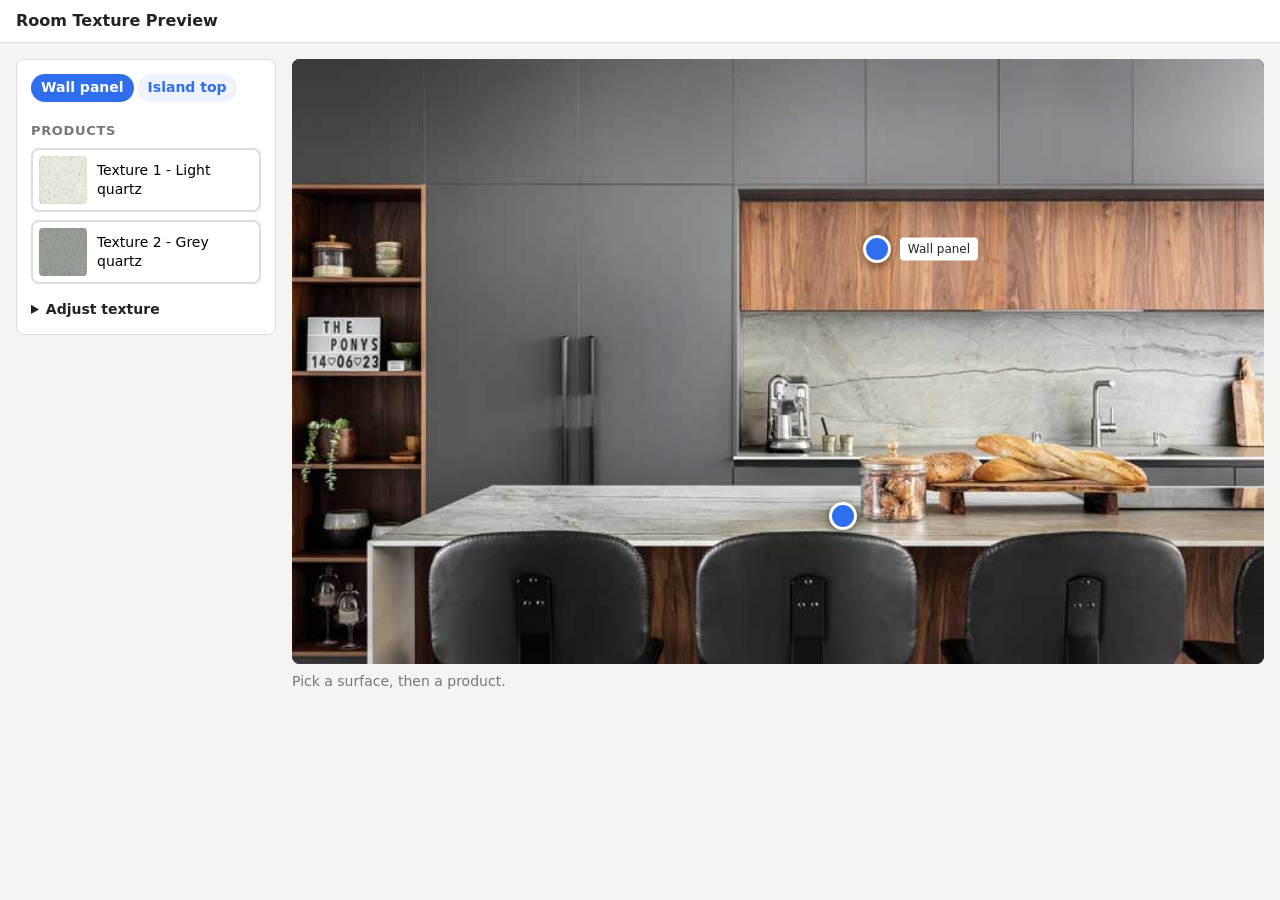
<file: index.html>
<!doctype html>
<html lang="en">
<head>
  <meta charset="utf-8">
  <meta name="viewport" content="width=device-width, initial-scale=1">
  <title>Room Texture Preview</title>
  <link rel="stylesheet" href="css/style.css">
</head>
<body>
  <header class="topbar">
    <h1>Room Texture Preview</h1>
  </header>

  <main class="layout">
    <aside class="panel">
      <div id="surface-chip"></div>
      <h2>Products</h2>
      <ul id="product-list" class="products"></ul>

      <details id="adjust" class="adjust">
        <summary>Adjust texture</summary>
        <label>Tile size <input type="range" id="adj-tile" min="100" max="1200" step="10"></label>
        <label>Rotation
          <select id="adj-rot"><option>0</option><option>90</option><option>180</option><option>270</option></select>
        </label>
        <label>Offset X <input type="range" id="adj-ox" min="-300" max="300" step="1"></label>
        <label>Offset Y <input type="range" id="adj-oy" min="-300" max="300" step="1"></label>
        <label>Lighting <input type="range" id="adj-shade" min="0" max="1" step="0.05"></label>
      </details>
    </aside>

    <section class="stage-wrap">
      <div class="stage" id="stage">
        <canvas id="cv-original"></canvas>
        <canvas id="cv-result" hidden></canvas>
        <button class="pin" id="pin" hidden><span></span></button>
      </div>
      <p class="status" id="status">Loading…</p>
    </section>
  </main>

  <script src="js/mask.js"></script>
  <script src="js/render.js"></script>
  <script src="js/app.js"></script>
</body>
</html>
</file>
<file: css/style.css>
:root { --bg:#f4f4f2; --fg:#222; --muted:#777; --line:#ddd; --accent:#2f6fed; }
* { box-sizing: border-box; }
body { margin:0; font:14px/1.4 system-ui, sans-serif; background:var(--bg); color:var(--fg); }
button, select { font:inherit; }

.topbar { display:flex; justify-content:space-between; align-items:center; gap:12px; padding:10px 16px; background:#fff; border-bottom:1px solid var(--line); }
.topbar h1 { font-size:16px; margin:0; }
.actions { display:flex; gap:8px; }
.actions button, .btn { padding:6px 12px; border:1px solid var(--line); border-radius:6px; background:#fff; cursor:pointer; }
.actions button:hover:not(:disabled), .btn:hover { border-color:var(--accent); }
.actions button.on, .btn.on { background:var(--accent); color:#fff; border-color:var(--accent); }
.actions button:disabled { opacity:.5; cursor:default; }

.layout { display:grid; grid-template-columns:260px 1fr; gap:16px; padding:16px; max-width:1300px; margin:0 auto; }
.panel { background:#fff; border:1px solid var(--line); border-radius:8px; padding:14px; align-self:start; }
.panel h2 { font-size:13px; text-transform:uppercase; letter-spacing:.05em; color:var(--muted); margin:16px 0 8px; }
.chip { display:inline-block; padding:4px 10px; border-radius:999px; background:#eef3ff; color:var(--accent); font-weight:600; }

.products { list-style:none; margin:0; padding:0; display:grid; gap:8px; }
.products button { display:flex; align-items:center; gap:10px; width:100%; padding:6px; border:2px solid var(--line); border-radius:8px; background:#fff; cursor:pointer; text-align:left; }
.products button.selected { border-color:var(--accent); }
.products img { width:48px; height:48px; object-fit:cover; border-radius:4px; }

.adjust { margin-top:16px; }
.adjust summary { cursor:pointer; font-weight:600; }
.adjust label { display:grid; gap:2px; margin-top:10px; color:var(--muted); }

.stage-wrap { min-width:0; }
.stage { position:relative; width:100%; line-height:0; background:#000; border-radius:8px; overflow:hidden; }
.stage canvas { width:100%; height:auto; display:block; }
.stage #cv-result { position:absolute; inset:0; }
.status { color:var(--muted); margin:8px 0 0; }


.pin { position:absolute; transform:translate(-50%,-50%); width:28px; height:28px; border-radius:50%; border:3px solid #fff; background:var(--accent); box-shadow:0 2px 8px #0008; cursor:pointer; padding:0; }
.pin span { display:none; position:absolute; left:34px; top:50%; transform:translateY(-50%); white-space:nowrap; background:#fff; color:var(--fg); padding:3px 8px; border-radius:4px; font-size:12px; line-height:1.4; }
.pin:hover span, .pin.focus span { display:block; }

@media (max-width:800px) {
  .layout { grid-template-columns:1fr; padding:8px; }
  .panel { order:2; }
}

/* admin */
.admin-bar { display:flex; flex-wrap:wrap; gap:8px; align-items:center; padding:10px 16px; background:#fff; border-bottom:1px solid var(--line); }
.admin-bar .sep { width:1px; height:24px; background:var(--line); }
.admin-wrap { max-width:1300px; margin:16px auto; padding:0 16px; }
.admin-scroll { overflow:auto; max-height:78vh; border:1px solid var(--line); background:#222; }
.admin-stage { position:relative; display:inline-block; line-height:0; background:#000; }
.admin-stage img#room { display:block; max-width:none; height:auto; }
.admin-stage canvas#test { position:absolute; inset:0; width:100%; height:100%; pointer-events:none; }
.tips { color:var(--muted); font-size:13px; }
.a9s-annotation.exclude .a9s-inner { stroke-dasharray:5 3; }
.a9s-annotation.dim { opacity:.45; }
.a9s-annotation.quad .a9s-inner { stroke-dasharray:6 4; }
.chip { cursor:pointer; margin:0 4px 4px 0; border:0; font:inherit; font-weight:600; }
.chip.active { background:var(--accent); color:#fff; }
.admin-pin { position:absolute; transform:translate(-50%,-50%); padding:2px 8px; border-radius:999px; color:#fff; font-size:12px; line-height:1.5; font-weight:600; pointer-events:none; box-shadow:0 1px 4px #0008; border:2px solid #fff; }
.admin-pin.active { outline:2px solid #000; }
.hide-mask .admin-pin { display:none; }

.guide { margin:0 0 8px; padding:8px 12px; background:#eef3ff; border-left:4px solid var(--accent); border-radius:4px; font-weight:600; }
kbd { padding:0 5px; border:1px solid var(--line); border-radius:3px; background:#fff; font-size:12px; }

.btn.primary { background:var(--accent); color:#fff; border-color:var(--accent); font-weight:600; }
.save-state { color:var(--muted); font-size:13px; min-width:120px; }
.save-state.dirty { color:#c25400; }
.more { position:relative; margin-left:auto; }
.more summary { list-style:none; cursor:pointer; }
.more-menu { position:absolute; right:0; top:36px; z-index:20; display:grid; gap:6px; min-width:200px; padding:10px; background:#fff; border:1px solid var(--line); border-radius:8px; box-shadow:0 6px 20px #0003; }
.admin-bar { position:relative; }
</file>
